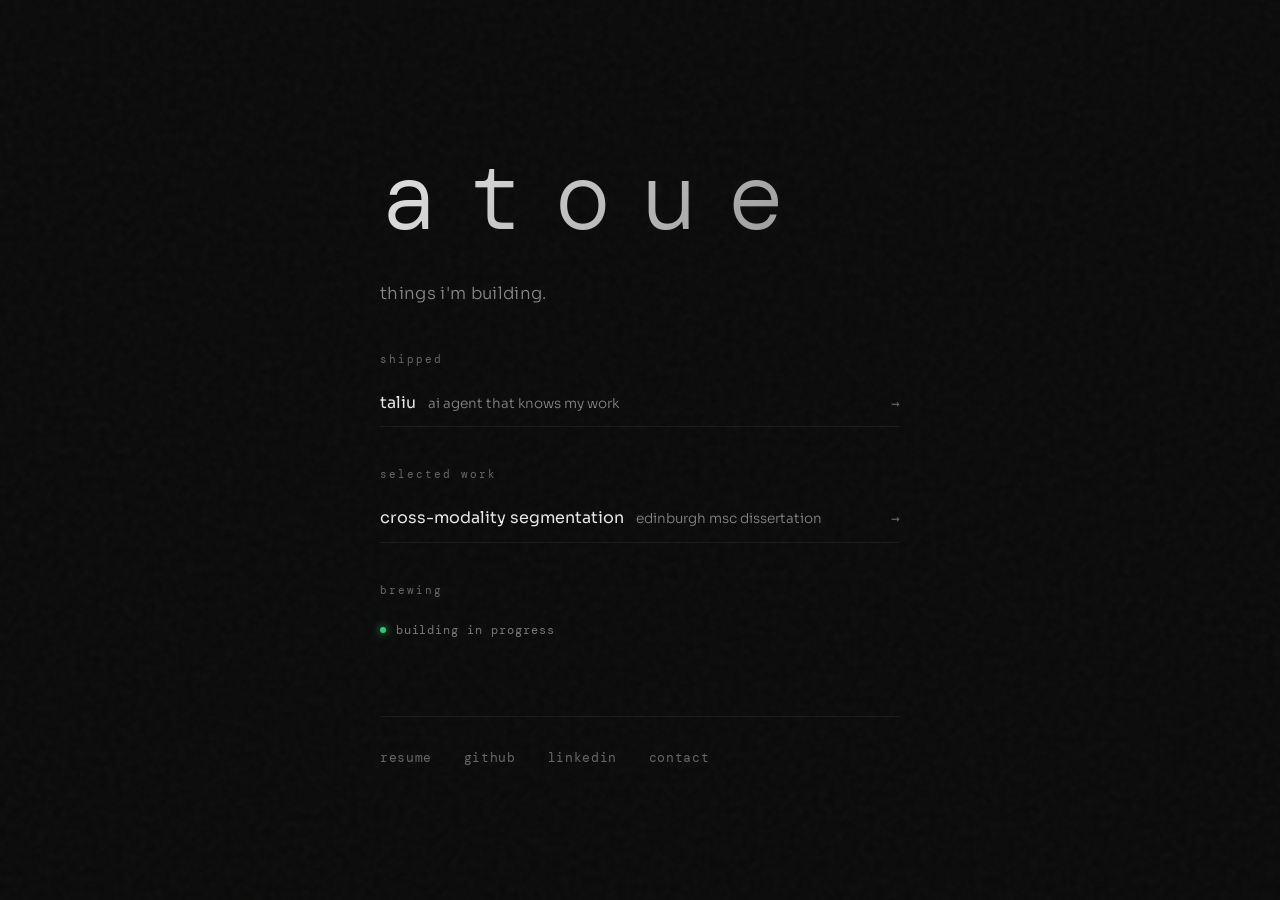
<file: index.html>
<!DOCTYPE html>
<html lang="en">
<head>
    <meta charset="UTF-8">
    <meta name="viewport" content="width=device-width, initial-scale=1.0">
    <title>atoue — Fransiskus Budi's projects and experiments</title>
    <meta name="description" content="Personal site of Fransiskus Budi Kurnia Agung (Frans). Things I'm building, including taliu — an AI agent that knows my work.">
    <link rel="canonical" href="https://atoue.io/">
    <meta property="og:site_name" content="atoue">
    <meta property="og:title" content="atoue — Fransiskus Budi's projects">
    <meta property="og:description" content="Things I'm building, including taliu — an AI agent that knows my work.">
    <meta property="og:url" content="https://atoue.io/">
    <meta property="og:type" content="website">
    <meta property="og:image" content="https://atoue.io/assets/og-image.png">
    <meta property="og:image:width" content="1200">
    <meta property="og:image:height" content="630">
    <meta property="og:image:alt" content="atoue — things i'm building.">
    <meta name="twitter:card" content="summary_large_image">
    <meta name="twitter:title" content="atoue — Fransiskus Budi's projects">
    <meta name="twitter:description" content="Things I'm building, including taliu — an AI agent that knows my work.">
    <meta name="twitter:image" content="https://atoue.io/assets/og-image.png">
    <meta name="twitter:image:alt" content="atoue — things i'm building.">
    <link rel="icon" type="image/svg+xml" href="assets/favicon.svg">
    <link rel="preconnect" href="https://fonts.googleapis.com">
    <link href="https://fonts.googleapis.com/css2?family=DM+Mono:wght@300;400&family=Sora:wght@300;400;600&display=swap" rel="stylesheet">
    <link rel="stylesheet" href="css/shared.css">
    <link rel="stylesheet" href="css/landing.css">
</head>
<body>
    <div class="grain"></div>
    <div class="container">
        <div class="logo">atoue</div>
        <p class="tagline">things i'm building.</p>

        <section>
            <div class="section-label">shipped</div>
            <a class="item" href="https://taliu.atoue.io">
                <span class="item-name">taliu</span>
                <span class="item-desc">ai agent that knows my work</span>
                <span class="item-arrow">→</span>
            </a>
        </section>

        <section>
            <div class="section-label">selected work</div>
            <a class="item" href="https://github.com/fransiskusbudi/cross-modality-organ-segmentation">
                <span class="item-name">cross-modality segmentation</span>
                <span class="item-desc">edinburgh msc dissertation</span>
                <span class="item-arrow">→</span>
            </a>
        </section>

        <section>
            <div class="section-label">brewing</div>
            <div class="status">
                <span class="dot"></span>
                <span>building in progress</span>
            </div>
        </section>

        <footer>
            <a href="resume.html">resume</a>
            <a href="https://github.com/fransiskusbudi">github</a>
            <a href="https://linkedin.com/in/fransiskusbudi/">linkedin</a>
            <a href="mailto:hi@atoue.io">contact</a>
        </footer>
    </div>
</body>
</html>
</file>
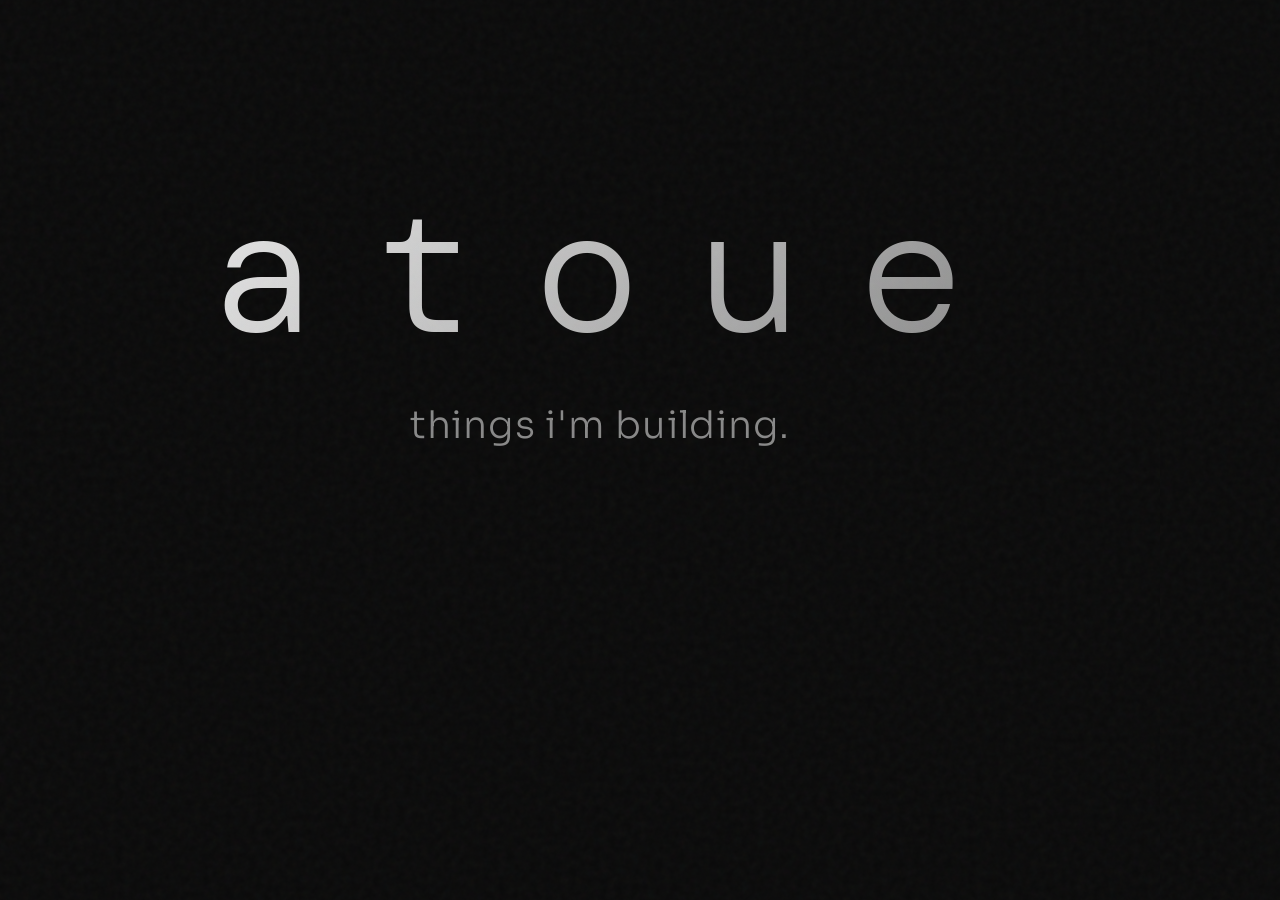
<file: og-image.html>
<!doctype html>
<html lang="en">
  <head>
    <meta charset="UTF-8" />
    <link rel="preconnect" href="https://fonts.googleapis.com" />
    <link rel="preconnect" href="https://fonts.gstatic.com" crossorigin />
    <link
      href="https://fonts.googleapis.com/css2?family=DM+Mono:wght@300;400&family=Sora:wght@300;400;600&display=swap"
      rel="stylesheet"
    />
    <style>
      * { margin: 0; padding: 0; box-sizing: border-box; }
      html, body {
        width: 1200px;
        height: 630px;
        overflow: hidden;
      }
      body {
        background: #0a0a0a;
        color: #e8e8e8;
        font-family: "Sora", sans-serif;
        position: relative;
        display: flex;
        flex-direction: column;
        justify-content: center;
        align-items: center;
      }
      .grain {
        position: fixed;
        top: -50%;
        left: -50%;
        width: 200%;
        height: 200%;
        background-image: url("data:image/svg+xml,%3Csvg viewBox='0 0 256 256' xmlns='http://www.w3.org/2000/svg'%3E%3Cfilter id='n'%3E%3CfeTurbulence type='fractalNoise' baseFrequency='0.9' numOctaves='4' stitchTiles='stitch'/%3E%3C/filter%3E%3Crect width='100%25' height='100%25' filter='url(%23n)' opacity='0.04'/%3E%3C/svg%3E");
        pointer-events: none;
        z-index: 100;
      }
      .stack {
        position: relative;
        z-index: 1;
        display: flex;
        flex-direction: column;
        align-items: center;
      }
      .wordmark {
        font-family: "DM Mono", monospace;
        font-weight: 300;
        font-size: 180px;
        letter-spacing: 0.3em;
        text-transform: lowercase;
        line-height: 1;
        background: linear-gradient(135deg, #e8e8e8 0%, #888 100%);
        -webkit-background-clip: text;
        -webkit-text-fill-color: transparent;
        background-clip: text;
        margin-left: 0.15em;
      }
      .tagline {
        font-family: "Sora", sans-serif;
        font-weight: 300;
        font-size: 38px;
        letter-spacing: 0.02em;
        color: #888;
        margin-top: 40px;
      }
    </style>
  </head>
  <body>
    <div class="grain"></div>
    <div class="stack">
      <div class="wordmark">atoue</div>
      <p class="tagline">things i'm building.</p>
    </div>
  </body>
</html>
</file>
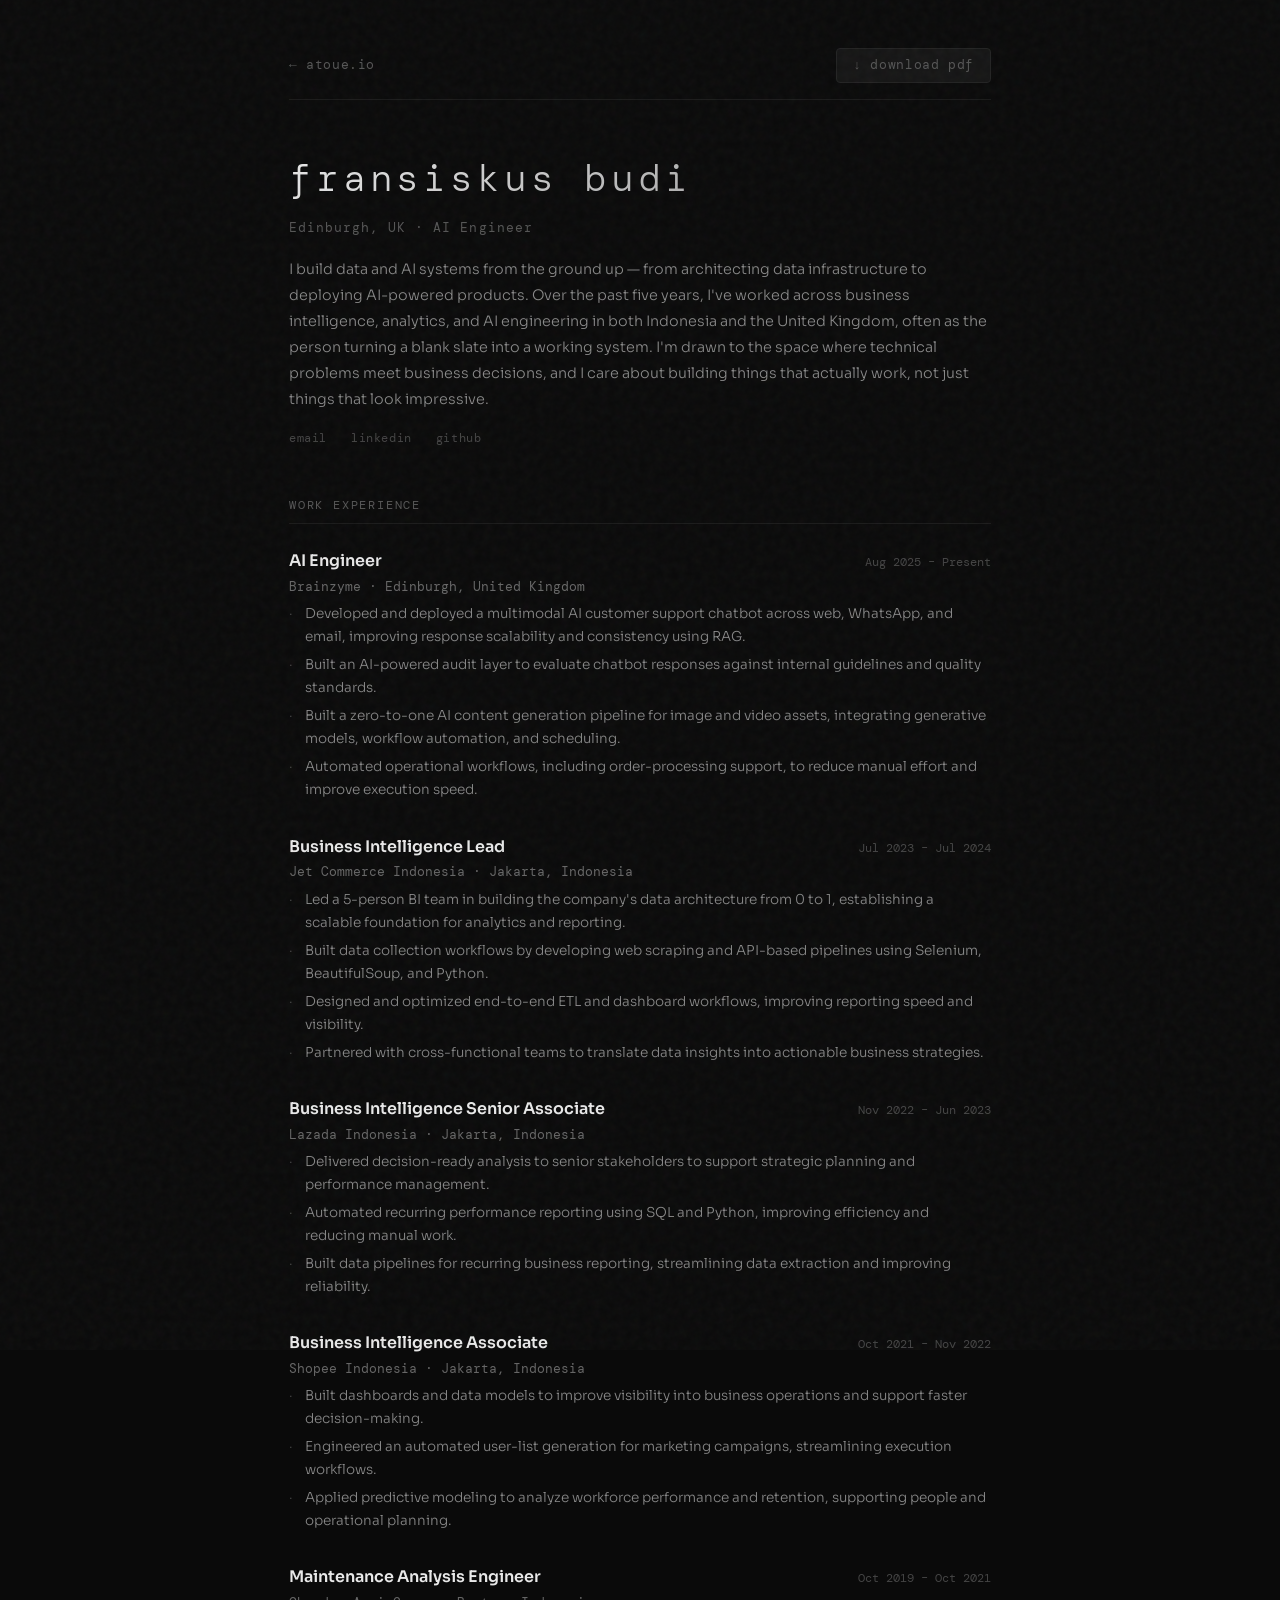
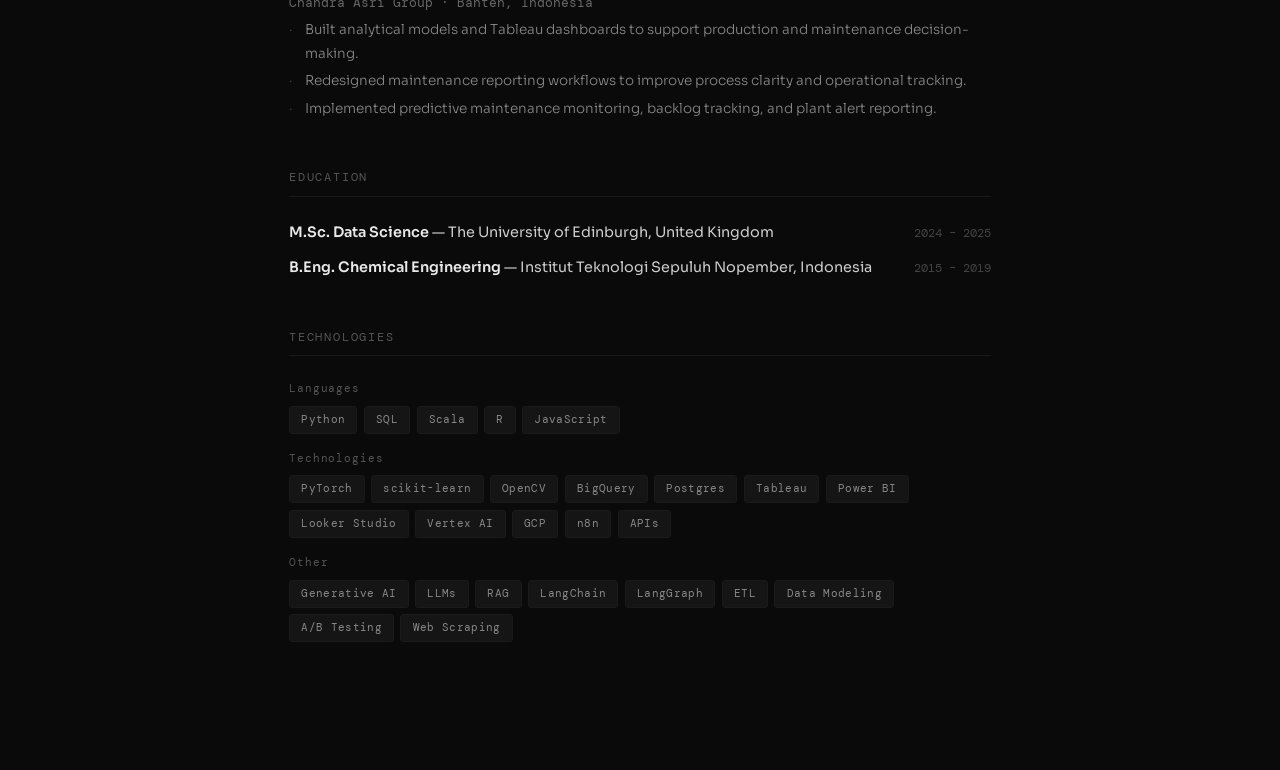
<file: resume.html>
<!DOCTYPE html>
<html lang="en">
<head>
    <meta charset="UTF-8">
    <meta name="viewport" content="width=device-width, initial-scale=1.0">
    <title>resume — atoue</title>
    <link rel="icon" type="image/svg+xml" href="assets/favicon.svg">
    <link rel="preconnect" href="https://fonts.googleapis.com">
    <link href="https://fonts.googleapis.com/css2?family=DM+Mono:wght@300;400&family=Sora:wght@300;400;600&display=swap" rel="stylesheet">
    <link rel="stylesheet" href="css/shared.css">
    <link rel="stylesheet" href="css/resume.css">
</head>
<body>
    <div class="grain"></div>
    <div class="container">
        <!-- Top Nav -->
        <nav class="top-nav">
            <a href="index.html">← atoue.io</a>
            <a href="assets/Fransiskus-Budi-Resume.pdf" class="download-btn">↓ download pdf</a>
        </nav>

        <!-- Intro -->
        <div class="intro">
            <div class="name">fransiskus budi</div>
            <div class="subtitle">Edinburgh, UK · AI Engineer</div>
            <p class="summary">
                I build data and AI systems from the ground up — from architecting data infrastructure to deploying AI-powered products. Over the past five years, I've worked across business intelligence, analytics, and AI engineering in both Indonesia and the United Kingdom, often as the person turning a blank slate into a working system. I'm drawn to the space where technical problems meet business decisions, and I care about building things that actually work, not just things that look impressive.
            </p>
            <div class="contact-links">
                <a href="mailto:hi@atoue.io">email</a>
                <a href="https://linkedin.com/in/fransiskusbudi/">linkedin</a>
                <a href="https://github.com/fransiskusbudi">github</a>
            </div>
        </div>

        <!-- Work Experience -->
        <section>
            <div class="section-header">work experience</div>

            <div class="role">
                <div class="role-header">
                    <span class="role-title">AI Engineer</span>
                    <span class="role-date">Aug 2025 – Present</span>
                </div>
                <div class="role-company">Brainzyme · Edinburgh, United Kingdom</div>
                <ul>
                    <li>Developed and deployed a multimodal AI customer support chatbot across web, WhatsApp, and email, improving response scalability and consistency using RAG.</li>
                    <li>Built an AI-powered audit layer to evaluate chatbot responses against internal guidelines and quality standards.</li>
                    <li>Built a zero-to-one AI content generation pipeline for image and video assets, integrating generative models, workflow automation, and scheduling.</li>
                    <li>Automated operational workflows, including order-processing support, to reduce manual effort and improve execution speed.</li>
                </ul>
            </div>

            <div class="role">
                <div class="role-header">
                    <span class="role-title">Business Intelligence Lead</span>
                    <span class="role-date">Jul 2023 – Jul 2024</span>
                </div>
                <div class="role-company">Jet Commerce Indonesia · Jakarta, Indonesia</div>
                <ul>
                    <li>Led a 5-person BI team in building the company's data architecture from 0 to 1, establishing a scalable foundation for analytics and reporting.</li>
                    <li>Built data collection workflows by developing web scraping and API-based pipelines using Selenium, BeautifulSoup, and Python.</li>
                    <li>Designed and optimized end-to-end ETL and dashboard workflows, improving reporting speed and visibility.</li>
                    <li>Partnered with cross-functional teams to translate data insights into actionable business strategies.</li>
                </ul>
            </div>

            <div class="role">
                <div class="role-header">
                    <span class="role-title">Business Intelligence Senior Associate</span>
                    <span class="role-date">Nov 2022 – Jun 2023</span>
                </div>
                <div class="role-company">Lazada Indonesia · Jakarta, Indonesia</div>
                <ul>
                    <li>Delivered decision-ready analysis to senior stakeholders to support strategic planning and performance management.</li>
                    <li>Automated recurring performance reporting using SQL and Python, improving efficiency and reducing manual work.</li>
                    <li>Built data pipelines for recurring business reporting, streamlining data extraction and improving reliability.</li>
                </ul>
            </div>

            <div class="role">
                <div class="role-header">
                    <span class="role-title">Business Intelligence Associate</span>
                    <span class="role-date">Oct 2021 – Nov 2022</span>
                </div>
                <div class="role-company">Shopee Indonesia · Jakarta, Indonesia</div>
                <ul>
                    <li>Built dashboards and data models to improve visibility into business operations and support faster decision-making.</li>
                    <li>Engineered an automated user-list generation for marketing campaigns, streamlining execution workflows.</li>
                    <li>Applied predictive modeling to analyze workforce performance and retention, supporting people and operational planning.</li>
                </ul>
            </div>

            <div class="role">
                <div class="role-header">
                    <span class="role-title">Maintenance Analysis Engineer</span>
                    <span class="role-date">Oct 2019 – Oct 2021</span>
                </div>
                <div class="role-company">Chandra Asri Group · Banten, Indonesia</div>
                <ul>
                    <li>Built analytical models and Tableau dashboards to support production and maintenance decision-making.</li>
                    <li>Redesigned maintenance reporting workflows to improve process clarity and operational tracking.</li>
                    <li>Implemented predictive maintenance monitoring, backlog tracking, and plant alert reporting.</li>
                </ul>
            </div>
        </section>

        <!-- Education -->
        <section>
            <div class="section-header">education</div>
            <div class="edu-item">
                <span class="degree"><strong>M.Sc. Data Science</strong> — The University of Edinburgh, United Kingdom</span>
                <span class="year">2024 – 2025</span>
            </div>
            <div class="edu-item">
                <span class="degree"><strong>B.Eng. Chemical Engineering</strong> — Institut Teknologi Sepuluh Nopember, Indonesia</span>
                <span class="year">2015 – 2019</span>
            </div>
        </section>

        <!-- Technologies -->
        <section>
            <div class="section-header">technologies</div>
            <div class="tech-category">
                <div class="tech-label">Languages</div>
                <div class="pills">
                    <span class="pill">Python</span>
                    <span class="pill">SQL</span>
                    <span class="pill">Scala</span>
                    <span class="pill">R</span>
                    <span class="pill">JavaScript</span>
                </div>
            </div>
            <div class="tech-category">
                <div class="tech-label">Technologies</div>
                <div class="pills">
                    <span class="pill">PyTorch</span>
                    <span class="pill">scikit-learn</span>
                    <span class="pill">OpenCV</span>
                    <span class="pill">BigQuery</span>
                    <span class="pill">Postgres</span>
                    <span class="pill">Tableau</span>
                    <span class="pill">Power BI</span>
                    <span class="pill">Looker Studio</span>
                    <span class="pill">Vertex AI</span>
                    <span class="pill">GCP</span>
                    <span class="pill">n8n</span>
                    <span class="pill">APIs</span>
                </div>
            </div>
            <div class="tech-category">
                <div class="tech-label">Other</div>
                <div class="pills">
                    <span class="pill">Generative AI</span>
                    <span class="pill">LLMs</span>
                    <span class="pill">RAG</span>
                    <span class="pill">LangChain</span>
                    <span class="pill">LangGraph</span>
                    <span class="pill">ETL</span>
                    <span class="pill">Data Modeling</span>
                    <span class="pill">A/B Testing</span>
                    <span class="pill">Web Scraping</span>
                </div>
            </div>
        </section>
    </div>
</body>
</html>
</file>
<file: css/shared.css>
/* shared.css — common styles across all pages */
* { margin: 0; padding: 0; box-sizing: border-box; }

body {
    background: #0a0a0a;
    color: #e8e8e8;
    font-family: 'Sora', sans-serif;
    min-height: 100vh;
}

.grain {
    position: fixed;
    top: -50%; left: -50%;
    width: 200%; height: 200%;
    background-image: url("data:image/svg+xml,%3Csvg viewBox='0 0 256 256' xmlns='http://www.w3.org/2000/svg'%3E%3Cfilter id='n'%3E%3CfeTurbulence type='fractalNoise' baseFrequency='0.9' numOctaves='4' stitchTiles='stitch'/%3E%3C/filter%3E%3Crect width='100%25' height='100%25' filter='url(%23n)' opacity='0.04'/%3E%3C/svg%3E");
    pointer-events: none;
    z-index: 100;
}

@keyframes fadeUp {
    0% { opacity: 0; transform: translateY(20px); }
    100% { opacity: 1; transform: translateY(0); }
}
</file>
<file: css/landing.css>
/* landing.css — landing page specific styles */
body {
    display: flex;
    align-items: center;
    justify-content: center;
    padding: 4rem 1.5rem;
}

.container {
    width: 100%;
    max-width: 520px;
    animation: fadeUp 1.2s ease-out;
}

.logo {
    font-family: 'DM Mono', monospace;
    font-weight: 300;
    font-size: clamp(3rem, 8vw, 6rem);
    letter-spacing: 0.3em;
    text-transform: lowercase;
    margin-bottom: 1.5rem;
    background: linear-gradient(135deg, #e8e8e8 0%, #888 100%);
    -webkit-background-clip: text;
    -webkit-text-fill-color: transparent;
    background-clip: text;
}

.tagline {
    font-family: 'Sora', sans-serif;
    font-weight: 300;
    font-size: clamp(0.85rem, 2vw, 1.05rem);
    color: #888;
    margin-bottom: 3rem;
    letter-spacing: 0.02em;
}

.status {
    display: inline-flex;
    align-items: center;
    gap: 0.6rem;
    font-family: 'DM Mono', monospace;
    font-size: 0.75rem;
    color: #777;
    letter-spacing: 0.08em;
    padding: 0.85rem 0;
}

.dot {
    width: 6px;
    height: 6px;
    background: #2ecc71;
    border-radius: 50%;
    box-shadow: 0 0 8px #2ecc71;
    animation: pulse 2s ease-in-out infinite;
}

@keyframes pulse {
    0%, 100% { opacity: 0.4; }
    50% { opacity: 1; }
}

section {
    margin-bottom: 2.5rem;
}

.section-label {
    font-family: 'DM Mono', monospace;
    font-size: 0.7rem;
    color: #666;
    text-transform: lowercase;
    letter-spacing: 0.18em;
    margin-bottom: 0.75rem;
}

.item {
    display: flex;
    align-items: baseline;
    gap: 0.75rem;
    padding: 0.85rem 0;
    border-bottom: 1px solid #1a1a1a;
    text-decoration: none;
    color: inherit;
    transition: padding 0.3s ease;
}

.item:hover {
    padding-left: 0.5rem;
}

.item-name {
    font-family: 'Sora', sans-serif;
    font-weight: 400;
    font-size: 1rem;
    color: #e8e8e8;
    white-space: nowrap;
}

.item-desc {
    font-family: 'Sora', sans-serif;
    font-weight: 300;
    font-size: 0.85rem;
    color: #888;
    flex: 1;
}

.item-arrow {
    font-family: 'DM Mono', monospace;
    font-size: 0.9rem;
    color: #666;
    transition: transform 0.3s ease, color 0.3s ease;
}

.item:hover .item-arrow {
    color: #e8e8e8;
    transform: translateX(4px);
}

footer {
    margin-top: 4rem;
    padding-top: 2rem;
    border-top: 1px solid #1a1a1a;
    display: flex;
    flex-wrap: wrap;
    gap: 2rem;
}

footer a {
    font-family: 'DM Mono', monospace;
    font-size: 0.8rem;
    color: #666;
    text-decoration: none;
    letter-spacing: 0.05em;
    transition: color 0.3s ease;
}

footer a:hover {
    color: #e8e8e8;
}

@media (max-width: 480px) {
    .item {
        flex-wrap: wrap;
    }
    .item-desc {
        flex-basis: 100%;
        margin-top: 0.25rem;
    }
}
</file>
<file: css/resume.css>
/* resume.css — resume page specific styles */
body {
    line-height: 1.6;
}

.container {
    max-width: 750px;
    margin: 0 auto;
    padding: 3rem 1.5rem 5rem;
    animation: fadeUp 1.2s ease-out;
}

/* Top nav */
.top-nav {
    display: flex;
    justify-content: space-between;
    align-items: center;
    margin-bottom: 3rem;
    padding-bottom: 1rem;
    border-bottom: 1px solid #1a1a1a;
}

.top-nav a {
    font-family: 'DM Mono', monospace;
    font-size: 0.8rem;
    color: #555;
    text-decoration: none;
    letter-spacing: 0.05em;
    transition: color 0.3s ease;
}

.top-nav a:hover { color: #e8e8e8; }

.download-btn {
    display: inline-flex;
    align-items: center;
    gap: 0.4rem;
    background: #151515;
    border: 1px solid #222;
    padding: 0.4rem 1rem;
    border-radius: 4px;
    font-family: 'DM Mono', monospace;
    font-size: 0.75rem;
    color: #888;
    text-decoration: none;
    transition: all 0.3s ease;
}

.download-btn:hover {
    color: #e8e8e8;
    border-color: #444;
}

/* Intro */
.intro { margin-bottom: 3rem; }

.intro .name {
    font-family: 'DM Mono', monospace;
    font-weight: 300;
    font-size: clamp(1.8rem, 4vw, 2.4rem);
    letter-spacing: 0.1em;
    background: linear-gradient(135deg, #e8e8e8 0%, #888 100%);
    -webkit-background-clip: text;
    -webkit-text-fill-color: transparent;
    background-clip: text;
    margin-bottom: 0.5rem;
}

.intro .subtitle {
    font-family: 'DM Mono', monospace;
    font-size: 0.8rem;
    color: #555;
    letter-spacing: 0.08em;
    margin-bottom: 1.2rem;
}

.intro .summary {
    font-size: 0.9rem;
    font-weight: 300;
    color: #888;
    line-height: 1.8;
}

.intro .contact-links {
    margin-top: 1rem;
    display: flex;
    gap: 1.5rem;
}

.intro .contact-links a {
    font-family: 'DM Mono', monospace;
    font-size: 0.75rem;
    color: #444;
    text-decoration: none;
    letter-spacing: 0.05em;
    transition: color 0.3s ease;
}

.intro .contact-links a:hover { color: #e8e8e8; }

/* Section headers */
.section-header {
    font-family: 'DM Mono', monospace;
    font-size: 0.75rem;
    color: #555;
    letter-spacing: 0.15em;
    text-transform: uppercase;
    margin-bottom: 1.5rem;
    padding-bottom: 0.5rem;
    border-bottom: 1px solid #1a1a1a;
}

section { margin-bottom: 3rem; }

/* Roles */
.role { margin-bottom: 2rem; }

.role-header {
    display: flex;
    justify-content: space-between;
    align-items: baseline;
    flex-wrap: wrap;
    gap: 0.5rem;
    margin-bottom: 0.2rem;
}

.role-title {
    font-weight: 600;
    font-size: 1rem;
    color: #e8e8e8;
}

.role-date {
    font-family: 'DM Mono', monospace;
    font-size: 0.75rem;
    color: #444;
}

.role-company {
    font-family: 'DM Mono', monospace;
    font-size: 0.8rem;
    color: #666;
    margin-bottom: 0.3rem;
}

.role ul {
    list-style: none;
    padding: 0;
}

.role li {
    font-size: 0.85rem;
    font-weight: 300;
    color: #888;
    line-height: 1.7;
    padding-left: 1rem;
    position: relative;
    margin-bottom: 0.3rem;
}

.role li::before {
    content: '·';
    position: absolute;
    left: 0;
    color: #444;
}

/* Education */
.edu-item {
    display: flex;
    justify-content: space-between;
    align-items: baseline;
    flex-wrap: wrap;
    gap: 0.5rem;
    margin-bottom: 0.8rem;
}

.edu-item .degree {
    font-size: 0.9rem;
    color: #ccc;
}

.edu-item .degree strong {
    color: #e8e8e8;
    font-weight: 600;
}

.edu-item .year {
    font-family: 'DM Mono', monospace;
    font-size: 0.75rem;
    color: #444;
    flex-shrink: 0;
    white-space: nowrap;
}

/* Tech pills */
.tech-category {
    margin-bottom: 1rem;
}

.tech-label {
    font-family: 'DM Mono', monospace;
    font-size: 0.7rem;
    color: #555;
    letter-spacing: 0.08em;
    margin-bottom: 0.5rem;
}

.pills {
    display: flex;
    flex-wrap: wrap;
    gap: 0.4rem;
}

.pill {
    background: #151515;
    border: 1px solid #1a1a1a;
    color: #888;
    padding: 0.25rem 0.7rem;
    border-radius: 3px;
    font-family: 'DM Mono', monospace;
    font-size: 0.7rem;
    letter-spacing: 0.03em;
}

/* Responsive */
@media (max-width: 600px) {
    .role-header { flex-direction: column; gap: 0.1rem; }
    .edu-item { flex-direction: column; gap: 0.1rem; }
    .top-nav { flex-direction: column; gap: 0.8rem; align-items: flex-start; }
    .intro .contact-links { flex-direction: column; gap: 0.5rem; }
}
</file>
